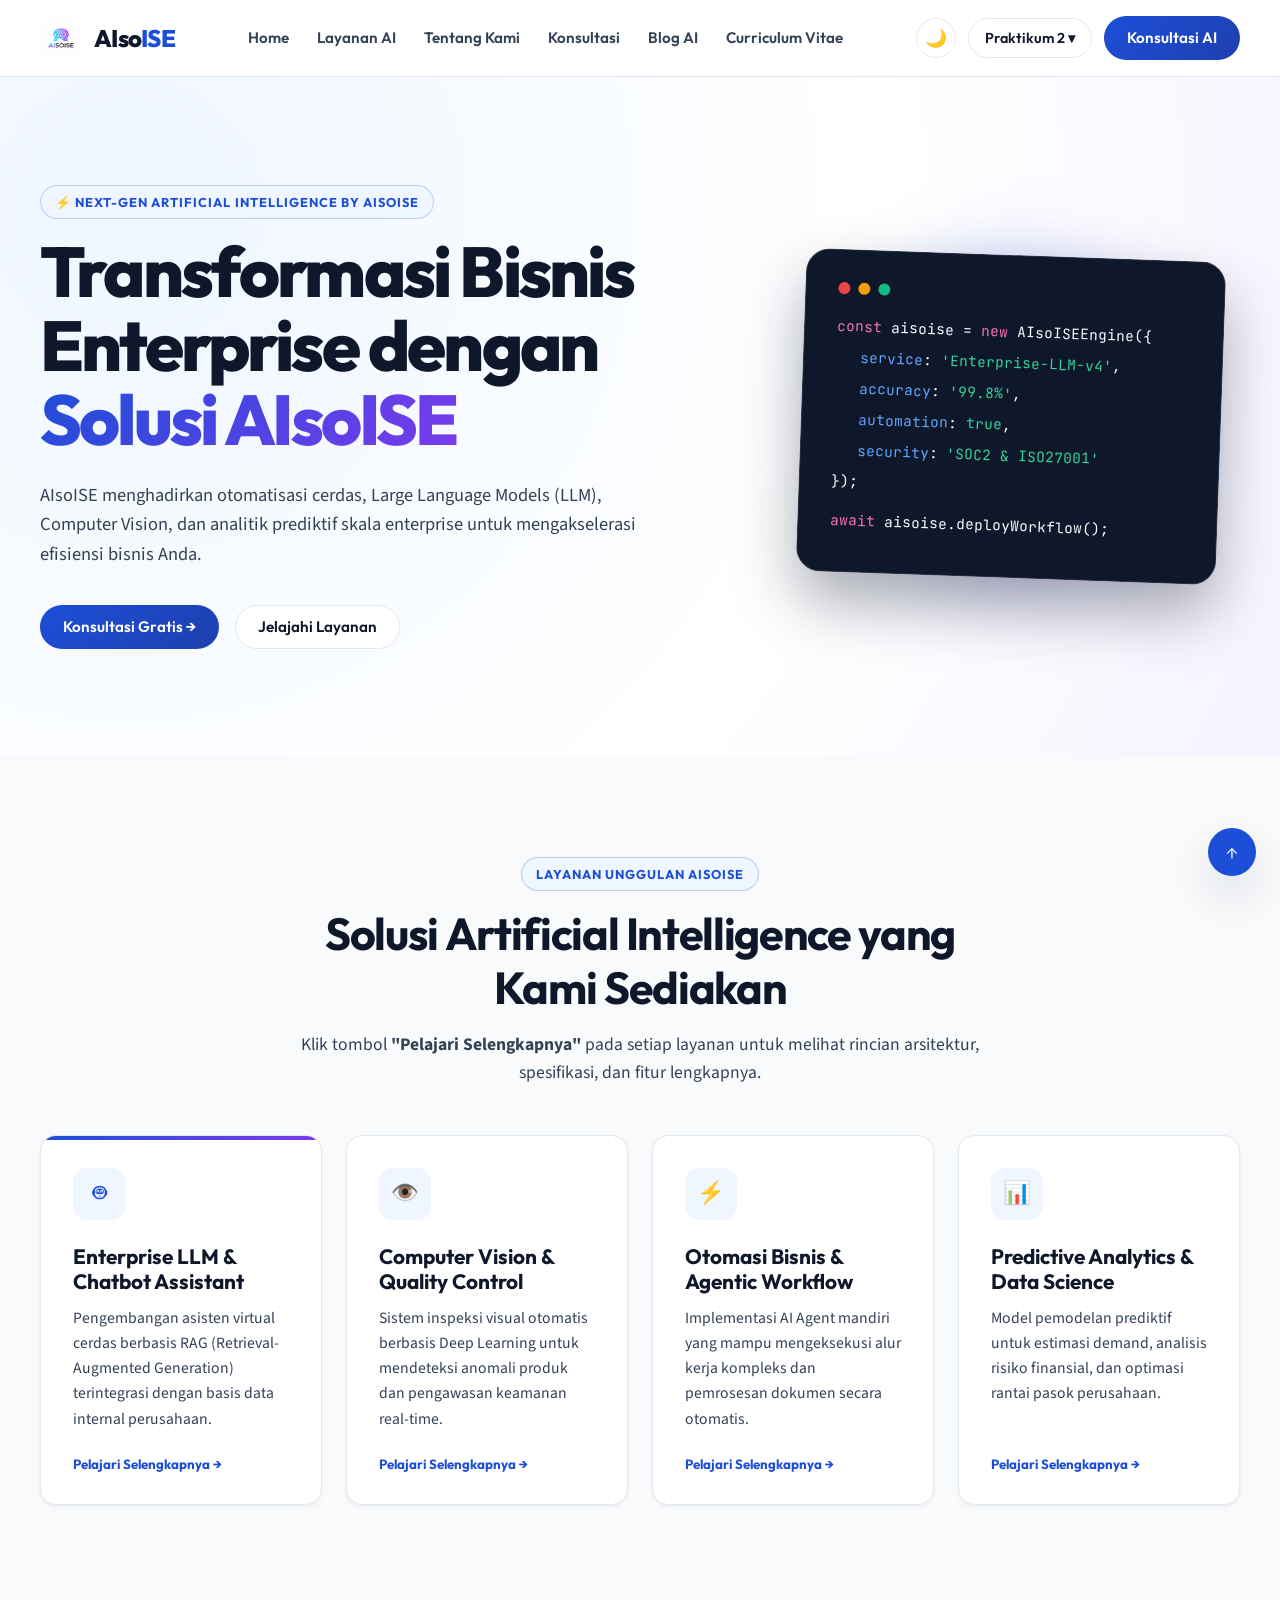
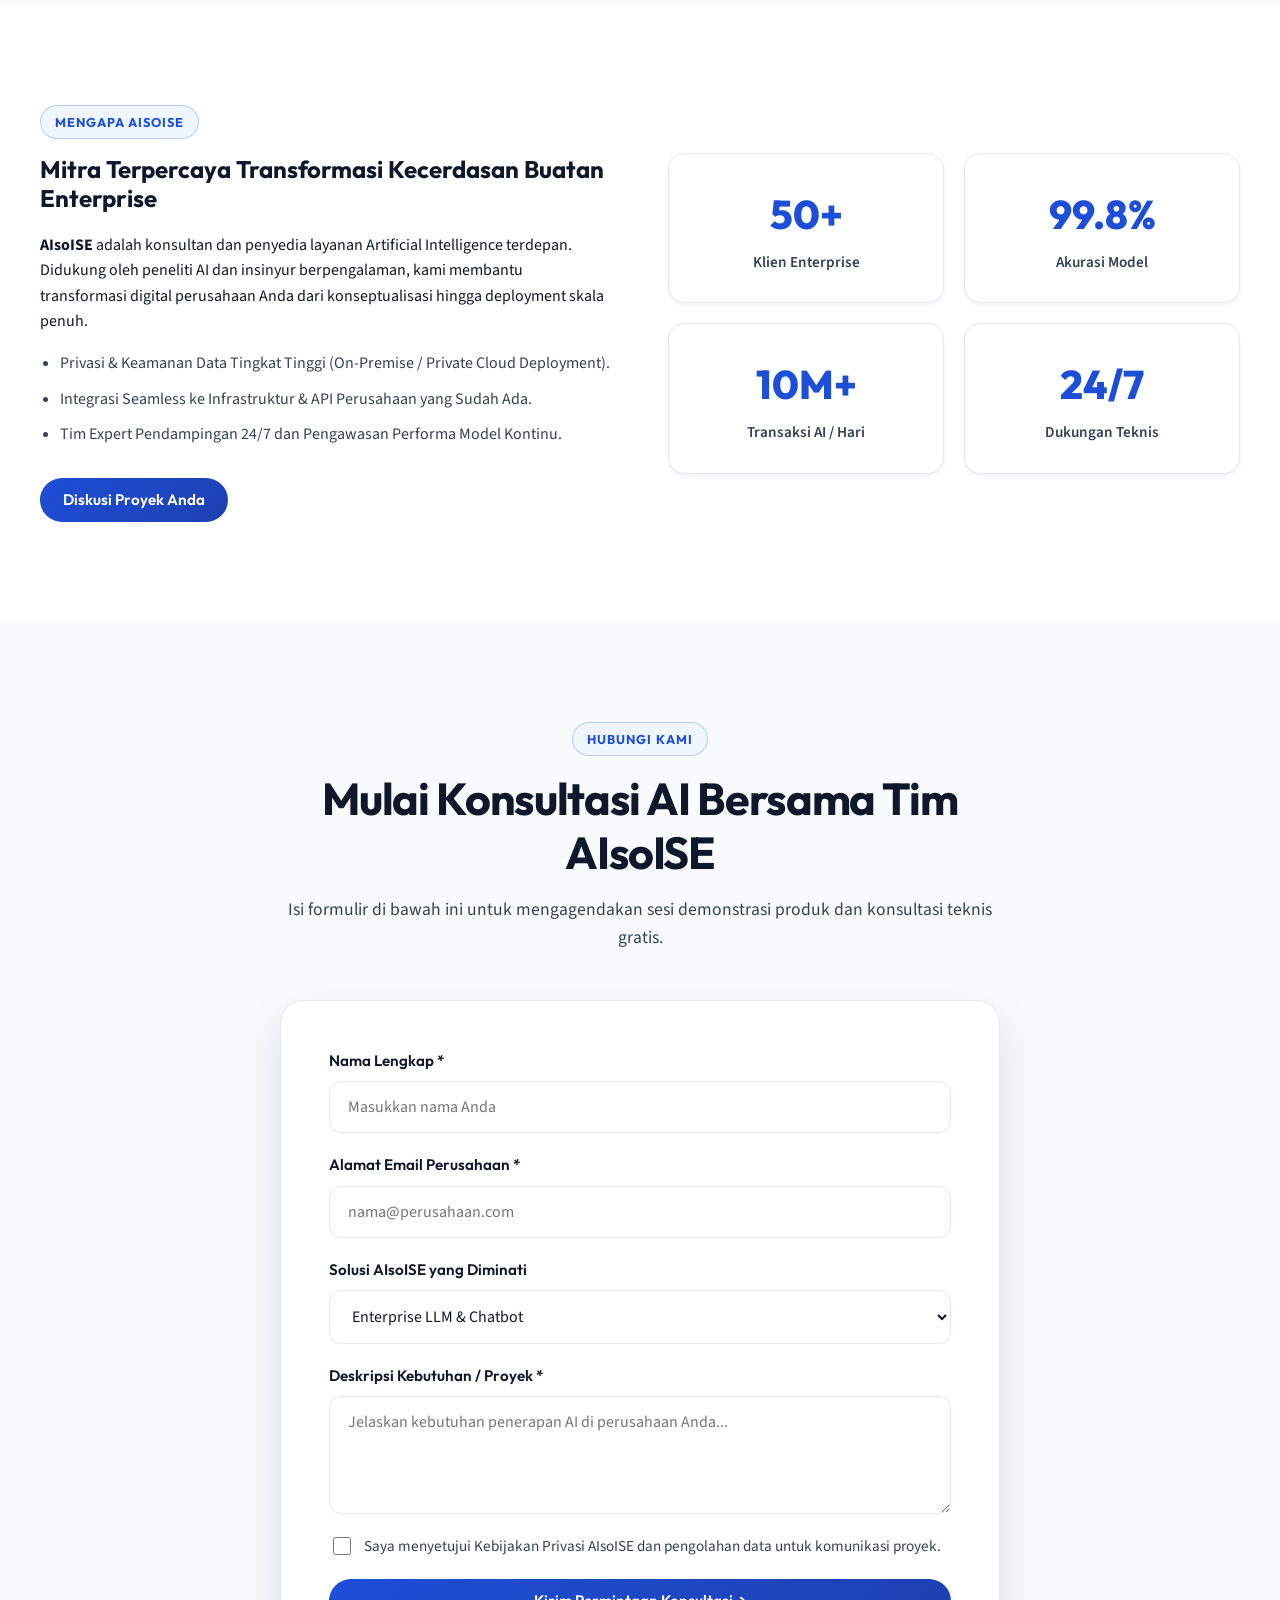
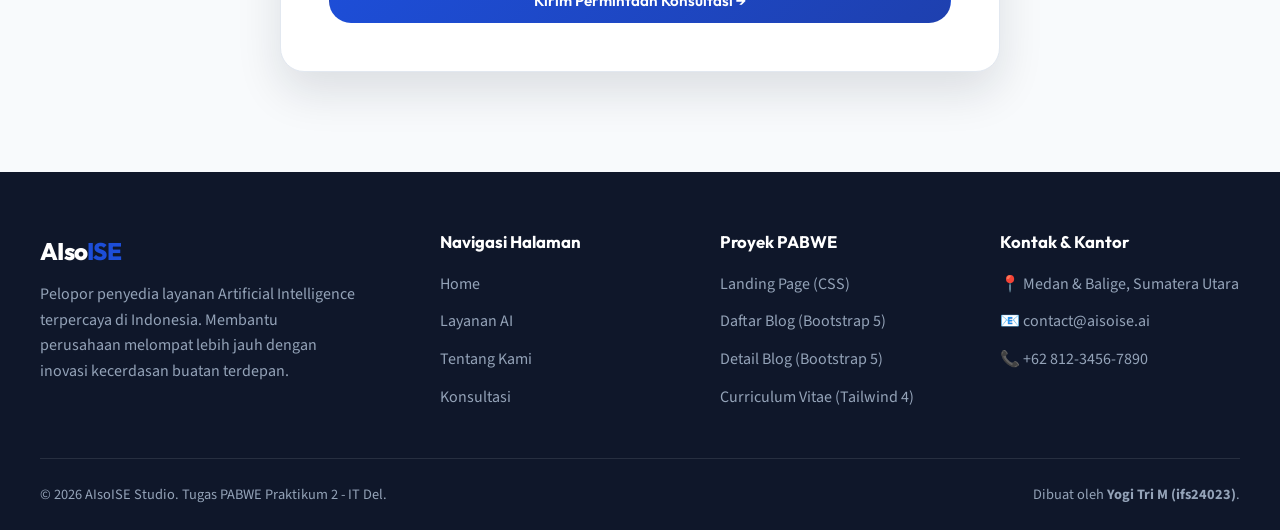
<file: index.html>
<!DOCTYPE html>
<html lang="id">
<head>
  <meta charset="UTF-8" />
  <meta name="viewport" content="width=device-width, initial-scale=1.0" />
  <title>AIsoISE - Solusi & Jasa Artificial Intelligence Enterprise</title>
  
  <!-- Favicon -->
  <link rel="icon" href="assets/img/logo.png" type="image/png" />

  <!-- Google Fonts: Outfit (Display), Source Sans 3 (Body), JetBrains Mono (Code) -->
  <link rel="preconnect" href="https://fonts.googleapis.com" />
  <link rel="preconnect" href="https://fonts.gstatic.com" crossorigin />
  <link href="https://fonts.googleapis.com/css2?family=JetBrains+Mono:wght@400;500&family=Outfit:wght@500;600;700;800&family=Source+Sans+3:ital,wght@0,400;0,500;0,600;0,700;1,400&display=swap" rel="stylesheet" />

  <!-- External Stylesheet (Pure CSS) -->
  <link rel="stylesheet" href="assets/css/style.css" />

  <script>
    // Initialize Theme Before Render to prevent flash
    (function() {
      const savedTheme = localStorage.getItem('theme') || (window.matchMedia('(prefers-color-scheme: dark)').matches ? 'dark' : 'light');
      document.documentElement.setAttribute('data-theme', savedTheme);
    })();
  </script>
</head>
<body>

  <!-- HEADER / NAVBAR -->
  <header class="site-header">
    <div class="container navbar">
      <!-- Brand Logo & Title -->
      <a href="#home" class="brand">
        <img src="assets/img/logo.png" alt="AIsoISE Logo" class="brand-logo" />
        <span class="brand-title">AIso<span>ISE</span></span>
      </a>

      <!-- Navigation Links -->
      <nav class="nav-menu">
        <a href="#home">Home</a>
        <a href="#layanan">Layanan AI</a>
        <a href="#tentang">Tentang Kami</a>
        <a href="#kontak">Konsultasi</a>
        <a href="blog.html">Blog AI</a>
        <a href="cv.html">Curriculum Vitae</a>
      </nav>

      <!-- Action Buttons & Theme Switcher -->
      <div class="nav-actions">
        <!-- Theme Toggle Button -->
        <button type="button" class="theme-toggle-btn" id="themeToggleBtn" onclick="toggleTheme()" title="Ubah Mode Layar" aria-label="Ubah mode tema layar">
          <span id="themeIcon">🌙</span>
        </button>

        <!-- Menu Switcher Latihan Praktikum -->
        <div class="nav-latihan">
          <button type="button" class="nav-latihan-toggle" id="latihanToggleBtn" onclick="toggleLatihanMenu(event)" aria-label="Menu navigasi praktikum 2" aria-haspopup="true" aria-expanded="false">
            Praktikum 2 ▾
          </button>
          <div class="nav-latihan-menu" id="latihanMenu">
            <a href="index.html" class="is-active">Studi Kasus 3.1 (CSS)</a>
            <a href="blog.html">Studi Kasus 3.2 (Bootstrap 5)</a>
            <a href="cv.html">Studi Kasus 3.3 (Tailwind 4)</a>
            <a href="bootstrap5.html">Latihan 2.2 Bootstrap</a>
            <a href="tailwind4.html">Latihan 2.3 Tailwind</a>
          </div>
        </div>

        <a href="#kontak" class="btn btn-primary">Konsultasi AI</a>
      </div>
    </div>
  </header>

  <main>
    <!-- HERO SECTION -->
    <section id="home" class="hero">
      <div class="container hero-content">
        <div class="hero-text">
          <div class="eyebrow">⚡ NEXT-GEN ARTIFICIAL INTELLIGENCE BY AISOISE</div>
          <h1>Transformasi Bisnis Enterprise dengan <span>Solusi AIsoISE</span></h1>
          <p class="hero-description">
            AIsoISE menghadirkan otomatisasi cerdas, Large Language Models (LLM), Computer Vision, dan analitik prediktif skala enterprise untuk mengakselerasi efisiensi bisnis Anda.
          </p>
          <div class="hero-buttons">
            <a href="#kontak" class="btn btn-primary">Konsultasi Gratis &rarr;</a>
            <a href="#layanan" class="btn btn-outline">Jelajahi Layanan</a>
          </div>
        </div>

        <!-- Animated Floating Hero Visual -->
        <div class="hero-visual">
          <div class="floating-card">
            <div class="card-header-dots">
              <span class="dot dot-red"></span>
              <span class="dot dot-yellow"></span>
              <span class="dot dot-green"></span>
            </div>
            <div class="code-line"><span class="keyword">const</span> aisoise = <span class="keyword">new</span> AIsoISEEngine({</div>
            <div class="code-line indent"><span class="prop">service</span>: <span class="val">'Enterprise-LLM-v4'</span>,</div>
            <div class="code-line indent"><span class="prop">accuracy</span>: <span class="val">'99.8%'</span>,</div>
            <div class="code-line indent"><span class="prop">automation</span>: <span class="val">true</span>,</div>
            <div class="code-line indent"><span class="prop">security</span>: <span class="val">'SOC2 & ISO27001'</span></div>
            <div class="code-line">});</div>
            <div class="code-line" style="margin-top: 16px;"><span class="keyword">await</span> aisoise.deployWorkflow();</div>
          </div>
        </div>
      </div>
    </section>

    <!-- LAYANAN AI SECTION -->
    <section id="layanan" class="section section-alt">
      <div class="container">
        <div class="section-heading text-center">
          <div class="eyebrow">LAYANAN UNGGULAN AISOISE</div>
          <h2>Solusi Artificial Intelligence yang Kami Sediakan</h2>
          <p>Klik tombol <strong>"Pelajari Selengkapnya"</strong> pada setiap layanan untuk melihat rincian arsitektur, spesifikasi, dan fitur lengkapnya.</p>
        </div>

        <div class="cards-grid">
          <!-- Card 1: LLM & Chatbot -->
          <article class="card featured">
            <div class="card-icon">🤖</div>
            <h3>Enterprise LLM & Chatbot Assistant</h3>
            <p>Pengembangan asisten virtual cerdas berbasis RAG (Retrieval-Augmented Generation) terintegrasi dengan basis data internal perusahaan.</p>
            <button type="button" class="card-link-btn" onclick="openModal('modal-llm')">
              Pelajari Selengkapnya &rarr;
            </button>
          </article>

          <!-- Card 2: Computer Vision -->
          <article class="card">
            <div class="card-icon">👁️</div>
            <h3>Computer Vision & Quality Control</h3>
            <p>Sistem inspeksi visual otomatis berbasis Deep Learning untuk mendeteksi anomali produk dan pengawasan keamanan real-time.</p>
            <button type="button" class="card-link-btn" onclick="openModal('modal-cv')">
              Pelajari Selengkapnya &rarr;
            </button>
          </article>

          <!-- Card 3: Agentic Automation -->
          <article class="card">
            <div class="card-icon">⚡</div>
            <h3>Otomasi Bisnis & Agentic Workflow</h3>
            <p>Implementasi AI Agent mandiri yang mampu mengeksekusi alur kerja kompleks dan pemrosesan dokumen secara otomatis.</p>
            <button type="button" class="card-link-btn" onclick="openModal('modal-automation')">
              Pelajari Selengkapnya &rarr;
            </button>
          </article>

          <!-- Card 4: Predictive Analytics -->
          <article class="card">
            <div class="card-icon">📊</div>
            <h3>Predictive Analytics & Data Science</h3>
            <p>Model pemodelan prediktif untuk estimasi demand, analisis risiko finansial, dan optimasi rantai pasok perusahaan.</p>
            <button type="button" class="card-link-btn" onclick="openModal('modal-analytics')">
              Pelajari Selengkapnya &rarr;
            </button>
          </article>
        </div>
      </div>
    </section>

    <!-- TENTANG KAMI & STATS SECTION -->
    <section id="tentang" class="section">
      <div class="container stats-container">
        <div class="about-text">
          <div class="eyebrow">MENGAPA AISOISE</div>
          <h2>Mitra Terpercaya Transformasi Kecerdasan Buatan Enterprise</h2>
          <p>
            <strong>AIsoISE</strong> adalah konsultan dan penyedia layanan Artificial Intelligence terdepan. Didukung oleh peneliti AI dan insinyur berpengalaman, kami membantu transformasi digital perusahaan Anda dari konseptualisasi hingga deployment skala penuh.
          </p>
          <ul style="padding-left: 20px; color: var(--text-light); margin-bottom: 30px;">
            <li style="margin-bottom: 10px;">Privasi & Keamanan Data Tingkat Tinggi (On-Premise / Private Cloud Deployment).</li>
            <li style="margin-bottom: 10px;">Integrasi Seamless ke Infrastruktur & API Perusahaan yang Sudah Ada.</li>
            <li>Tim Expert Pendampingan 24/7 dan Pengawasan Performa Model Kontinu.</li>
          </ul>
          <a href="#kontak" class="btn btn-primary">Diskusi Proyek Anda</a>
        </div>

        <div class="stats-grid">
          <div class="stat-card">
            <div class="stat-number">50+</div>
            <div class="stat-label">Klien Enterprise</div>
          </div>
          <div class="stat-card">
            <div class="stat-number">99.8%</div>
            <div class="stat-label">Akurasi Model</div>
          </div>
          <div class="stat-card">
            <div class="stat-number">10M+</div>
            <div class="stat-label">Transaksi AI / Hari</div>
          </div>
          <div class="stat-card">
            <div class="stat-number">24/7</div>
            <div class="stat-label">Dukungan Teknis</div>
          </div>
        </div>
      </div>
    </section>

    <!-- FORM KONTAK & KONSULTASI -->
    <section id="kontak" class="section section-alt">
      <div class="container">
        <div class="section-heading text-center">
          <div class="eyebrow">HUBUNGI KAMI</div>
          <h2>Mulai Konsultasi AI Bersama Tim AIsoISE</h2>
          <p>Isi formulir di bawah ini untuk mengagendakan sesi demonstrasi produk dan konsultasi teknis gratis.</p>
        </div>

        <div class="form-wrapper">
          <form class="practice-form" action="#" method="POST" onsubmit="event.preventDefault(); alert('Terima kasih! Tim AIsoISE akan segera menghubungi Anda.');">
            <div class="form-group">
              <label for="nama">Nama Lengkap *</label>
              <input type="text" id="nama" name="nama" placeholder="Masukkan nama Anda" required />
            </div>

            <div class="form-group">
              <label for="email">Alamat Email Perusahaan *</label>
              <input type="email" id="email" name="email" placeholder="nama@perusahaan.com" required />
            </div>

            <div class="form-group">
              <label for="layanan-pilihan">Solusi AIsoISE yang Diminati</label>
              <select id="layanan-pilihan" name="layanan-pilihan">
                <option value="llm">Enterprise LLM & Chatbot</option>
                <option value="cv">Computer Vision & Inspeksi</option>
                <option value="automation">Agentic Workflow & Automasi</option>
                <option value="analytics">Predictive Analytics</option>
                <option value="other">Konsultasi Kustom AIsoISE</option>
              </select>
            </div>

            <div class="form-group">
              <label for="pesan">Deskripsi Kebutuhan / Proyek *</label>
              <textarea id="pesan" name="pesan" rows="4" placeholder="Jelaskan kebutuhan penerapan AI di perusahaan Anda..." required></textarea>
            </div>

            <label class="form-checkbox">
              <input type="checkbox" required /> Saya menyetujui Kebijakan Privasi AIsoISE dan pengolahan data untuk komunikasi proyek.
            </label>

            <button type="submit" class="btn btn-primary" style="width: 100%;">Kirim Permintaan Konsultasi &rarr;</button>
          </form>
        </div>
      </div>
    </section>
  
    <!-- SERVICE DETAIL MODALS (CONTAINED IN MAIN LANDMARK) -->
    <section aria-label="Modal Rincian Layanan AI">
      <!-- Modal 1: Enterprise LLM -->
      <div class="modal-backdrop" id="modal-llm" role="dialog" aria-modal="true" aria-labelledby="modal-llm-title">
        <div class="modal-content-box">
          <button type="button" class="modal-close-btn" onclick="closeModal('modal-llm')" aria-label="Tutup jendela detail layanan">&times;</button>
          <div class="modal-header-icon">🤖</div>
          <h2 id="modal-llm-title">Enterprise LLM & Chatbot Assistant</h2>
          <p>Layanan AIsoISE ini menghadirkan asisten kecerdasan buatan terdedikasi untuk perusahaan Anda dengan arsitektur RAG (Retrieval-Augmented Generation).</p>
          
          <h3 style="margin-top: 20px; font-size: 1.15rem;">Fitur & Keunggulan Utama:</h3>
          <ul class="modal-feature-list">
            <li><strong>RAG Arsitektur:</strong> Menghubungkan basis data PDF, Notion, Confluence, & SQL internal tanpa kebocoran data.</li>
            <li><strong>Fine-Tuning Kustom:</strong> Model disesuaikan dengan istilah bisnis dan terminologi spesifik perusahaan.</li>
            <li><strong>Multilingual Support:</strong> Mendukung Bahasa Indonesia, Inggris, dan 30+ bahasa internasional.</li>
            <li><strong>Keamanan Terjamin:</strong> Deployment On-Premise atau Private VPC Cloud dengan enkripsi AES-256.</li>
          </ul>

          <div style="display: flex; gap: 12px; margin-top: 24px;">
            <a href="#kontak" class="btn btn-primary" onclick="closeModal('modal-llm')">Konsultasi Layanan Ini</a>
            <button type="button" class="btn btn-outline" onclick="closeModal('modal-llm')">Tutup</button>
          </div>
        </div>
      </div>

      <!-- Modal 2: Computer Vision -->
      <div class="modal-backdrop" id="modal-cv" role="dialog" aria-modal="true" aria-labelledby="modal-cv-title">
        <div class="modal-content-box">
          <button type="button" class="modal-close-btn" onclick="closeModal('modal-cv')" aria-label="Tutup jendela detail layanan">&times;</button>
          <div class="modal-header-icon">👁️</div>
          <h2 id="modal-cv-title">Computer Vision & Quality Control</h2>
          <p>Sistem pengenalan gambar dan video berbasis Deep Learning untuk otomasi inspeksi visual produk dan pengawasan area kerja.</p>

          <h3 style="margin-top: 20px; font-size: 1.15rem;">Fitur & Keunggulan Utama:</h3>
          <ul class="modal-feature-list">
            <li><strong>Deteksi Defek Real-Time:</strong> Kecepatan pemrosesan hingga 60 FPS untuk lini manufaktur cepat.</li>
            <li><strong>Pengenalan Alat Pelindung Diri (APD):</strong> Memantau penggunaan helm, rompi, dan masker di area berisiko.</li>
            <li><strong>Integrasi CCTV Kamera:</strong> Kompatibel dengan semua jenis kamera IP dan CCTV existing.</li>
            <li><strong>Laporan Analitik Visual:</strong> Dashboard grafik deteksi anomali harian dan bulanan.</li>
          </ul>

          <div style="display: flex; gap: 12px; margin-top: 24px;">
            <a href="#kontak" class="btn btn-primary" onclick="closeModal('modal-cv')">Konsultasi Layanan Ini</a>
            <button type="button" class="btn btn-outline" onclick="closeModal('modal-cv')">Tutup</button>
          </div>
        </div>
      </div>

      <!-- Modal 3: Agentic Automation -->
      <div class="modal-backdrop" id="modal-automation" role="dialog" aria-modal="true" aria-labelledby="modal-automation-title">
        <div class="modal-content-box">
          <button type="button" class="modal-close-btn" onclick="closeModal('modal-automation')" aria-label="Tutup jendela detail layanan">&times;</button>
          <div class="modal-header-icon">⚡</div>
          <h2 id="modal-automation-title">Otomasi Bisnis & Agentic Workflow</h2>
          <p>Mengubah proses bisnis manual yang repetitif menjadi alur kerja mandiri menggunakan Autonomous AI Agents.</p>

          <h3 style="margin-top: 20px; font-size: 1.15rem;">Fitur & Keunggulan Utama:</h3>
          <ul class="modal-feature-list">
            <li><strong>Eksekusi Mandiri:</strong> AI Agent dapat membaca email, mengambil lampiran, dan mengisi ERP secara otomatis.</li>
            <li><strong>Human-in-the-Loop:</strong> Fitur persetujuan manusia untuk keputusan berisiko atau transaksi besar.</li>
            <li><strong>Pemrosesan Dokumen Terstruktur:</strong> Ekstraksi data otomatis dari invoice, nota, dan kontrak kerja.</li>
            <li><strong>Penghematan Waktu:</strong> Mengurangi beban kerja administrasi berulang hingga 85%.</li>
          </ul>

          <div style="display: flex; gap: 12px; margin-top: 24px;">
            <a href="#kontak" class="btn btn-primary" onclick="closeModal('modal-automation')">Konsultasi Layanan Ini</a>
            <button type="button" class="btn btn-outline" onclick="closeModal('modal-automation')">Tutup</button>
          </div>
        </div>
      </div>

      <!-- Modal 4: Predictive Analytics -->
      <div class="modal-backdrop" id="modal-analytics" role="dialog" aria-modal="true" aria-labelledby="modal-analytics-title">
        <div class="modal-content-box">
          <button type="button" class="modal-close-btn" onclick="closeModal('modal-analytics')" aria-label="Tutup jendela detail layanan">&times;</button>
          <div class="modal-header-icon">📊</div>
          <h2 id="modal-analytics-title">Predictive Analytics & Data Science</h2>
          <p>Memodelkan data historis perusahaan menjadi estimasi tren masa depan yang akurat untuk mendukung keputusan manajerial.</p>

          <h3 style="margin-top: 20px; font-size: 1.15rem;">Fitur & Keunggulan Utama:</h3>
          <ul class="modal-feature-list">
            <li><strong>Forecasting Demand & Penjualan:</strong> Prediksi kebutuhan inventaris barang secara presisi.</li>
            <li><strong>Analisis Risiko Finansial:</strong> Pemodelan deteksi kecurangan (fraud detection) dan skor kredit.</li>
            <li><strong>Customer Churn Prediction:</strong> Identifikasi pengguna berisiko berhenti menggunakan layanan.</li>
            <li><strong>Visualisasi Dashboard Interaktif:</strong> Terhubung langsung dengan PowerBI, Tableau, atau kustom web UI.</li>
          </ul>

          <div style="display: flex; gap: 12px; margin-top: 24px;">
            <a href="#kontak" class="btn btn-primary" onclick="closeModal('modal-analytics')">Konsultasi Layanan Ini</a>
            <button type="button" class="btn btn-outline" onclick="closeModal('modal-analytics')">Tutup</button>
          </div>
        </div>
      </div>
    </section>
  </main>

  <!-- FOOTER -->
  <footer class="site-footer">
    <div class="container">
      <div class="footer-top">
        <div class="footer-brand">
          <div class="brand-title">AIso<span>ISE</span></div>
          <p>Pelopor penyedia layanan Artificial Intelligence terpercaya di Indonesia. Membantu perusahaan melompat lebih jauh dengan inovasi kecerdasan buatan terdepan.</p>
        </div>

        <div class="footer-col">
          <h3>Navigasi Halaman</h3>
          <ul class="footer-links">
            <li><a href="#home">Home</a></li>
            <li><a href="#layanan">Layanan AI</a></li>
            <li><a href="#tentang">Tentang Kami</a></li>
            <li><a href="#kontak">Konsultasi</a></li>
          </ul>
        </div>

        <div class="footer-col">
          <h3>Proyek PABWE</h3>
          <ul class="footer-links">
            <li><a href="index.html">Landing Page (CSS)</a></li>
            <li><a href="blog.html">Daftar Blog (Bootstrap 5)</a></li>
            <li><a href="blog-detail.html">Detail Blog (Bootstrap 5)</a></li>
            <li><a href="cv.html">Curriculum Vitae (Tailwind 4)</a></li>
          </ul>
        </div>

        <div class="footer-col">
          <h3>Kontak & Kantor</h3>
          <ul class="footer-links">
            <li>📍 Medan & Balige, Sumatera Utara</li>
            <li>📧 contact@aisoise.ai</li>
            <li>📞 +62 812-3456-7890</li>
          </ul>
        </div>
      </div>

      <div class="footer-bottom">
        <div>&copy; 2026 AIsoISE Studio. Tugas PABWE Praktikum 2 - IT Del.</div>
        <div>Dibuat oleh <strong>Yogi Tri M (ifs24023)</strong>.</div>
      </div>
    </div>

    <!-- Sticky Back To Top Button Contained in Landmark -->
    <a href="#home" class="back-to-top" title="Kembali ke atas" aria-label="Kembali ke atas">&uarr;</a>
  </footer>

  <!-- SCRIPTS FOR THEME TOGGLE, MODALS & DROPDOWN -->
  <script>
    // 1. Theme Toggle Logic
    function updateThemeUI(theme) {
      document.documentElement.setAttribute('data-theme', theme);
      const icon = document.getElementById('themeIcon');
      if (icon) {
        icon.textContent = theme === 'dark' ? '☀️' : '🌙';
      }
      if (theme === 'dark') {
        document.body.classList.add('dark-mode');
      } else {
        document.body.classList.remove('dark-mode');
      }
    }

    function toggleTheme() {
      const currentTheme = document.documentElement.getAttribute('data-theme') === 'dark' ? 'light' : 'dark';
      localStorage.setItem('theme', currentTheme);
      updateThemeUI(currentTheme);
    }

    // Initialize Theme Icon on load
    document.addEventListener('DOMContentLoaded', () => {
      const currentTheme = document.documentElement.getAttribute('data-theme') || 'light';
      updateThemeUI(currentTheme);
    });

    // 2. Service Modal Dialogs
    function openModal(modalId) {
      const modal = document.getElementById(modalId);
      if (modal) {
        modal.classList.add('show');
        document.body.style.overflow = 'hidden';
      }
    }

    function closeModal(modalId) {
      const modal = document.getElementById(modalId);
      if (modal) {
        modal.classList.remove('show');
        document.body.style.overflow = 'auto';
      }
    }

    // Close modal on clicking backdrop
    window.addEventListener('click', (e) => {
      if (e.target.classList.contains('modal-backdrop')) {
        e.target.classList.remove('show');
        document.body.style.overflow = 'auto';
      }
    });

    // 3. Dropdown Menu Toggle for Mobile/Click
    function toggleLatihanMenu(e) {
      e.stopPropagation();
      const menu = document.getElementById('latihanMenu');
      if (menu) {
        menu.classList.toggle('show');
      }
    }

    document.addEventListener('click', () => {
      const menu = document.getElementById('latihanMenu');
      if (menu) {
        menu.classList.remove('show');
      }
    });
  </script>

</body>
</html>
</file>
<file: assets/css/style.css>
/* =========================================================
   AISOISE - STYLESHEET (Pure CSS Practice & Design System)
   ========================================================= */

/* 1. CSS VARIABLES & THEME TOKENS (LIGHT MODE - WCAG AA COMPLIANT) */
:root {
  --primary: #1d4ed8;
  --primary-dark: #1e40af;
  --primary-light: #2563eb;
  --primary-soft: #eff6ff;
  --accent: #7c3aed;
  --accent-soft: #f5f3ff;
  
  --text: #0f172a;
  --text-light: #334155;
  --text-muted: #475569;

  --background: #ffffff;
  --background-alt: #f8fafc;
  --background-card: #ffffff;
  --background-dark: #0f172a;

  --border: #e2e8f0;
  --border-focus: #2563eb;

  --success: #047857;
  --warning: #b45309;

  --radius-small: 8px;
  --radius: 16px;
  --radius-large: 24px;
  --radius-full: 9999px;

  --shadow-sm: 0 2px 4px rgba(15, 23, 42, 0.05);
  --shadow: 0 10px 30px rgba(15, 23, 42, 0.08);
  --shadow-lg: 0 20px 45px rgba(15, 23, 42, 0.12);

  --container-width: 1200px;

  --font-display: "Outfit", sans-serif;
  --font-body: "Source Sans 3", sans-serif;
  --font-mono: "JetBrains Mono", monospace;
}

/* DARK MODE OVERRIDES (HIGH CONTRAST WCAG AA) */
[data-theme="dark"],
body.dark-mode {
  --primary: #60a5fa;
  --primary-dark: #3b82f6;
  --primary-light: #93c5fd;
  --primary-soft: #1e293b;
  --accent: #c4b5fd;
  --accent-soft: #2e1065;

  --text: #f8fafc;
  --text-light: #e2e8f0;
  --text-muted: #cbd5e1;

  --background: #0f172a;
  --background-alt: #1e293b;
  --background-card: #1e293b;
  --background-dark: #020617;

  --border: #334155;
  --border-focus: #60a5fa;

  --shadow-sm: 0 2px 4px rgba(0, 0, 0, 0.3);
  --shadow: 0 10px 30px rgba(0, 0, 0, 0.4);
  --shadow-lg: 0 20px 45px rgba(0, 0, 0, 0.6);
}

/* 2. RESET & BASE STYLES */
*,
*::before,
*::after {
  box-sizing: border-box;
}

html {
  scroll-behavior: smooth;
  font-size: 16px;
}

body {
  margin: 0;
  font-family: var(--font-body);
  color: var(--text);
  background: var(--background);
  line-height: 1.6;
  -webkit-font-smoothing: antialiased;
  transition: background-color 0.3s ease, color 0.3s ease;
}

h1, h2, h3, h4, h5, h6 {
  font-family: var(--font-display);
  font-weight: 700;
  margin-top: 0;
  color: var(--text);
  line-height: 1.2;
}

p {
  margin-top: 0;
}

a {
  color: inherit;
  text-decoration: none;
}

img {
  max-width: 100%;
  height: auto;
  display: block;
}

/* 3. LAYOUT CONTAINER */
.container {
  width: min(100% - 40px, var(--container-width));
  margin-inline: auto;
}

/* 4. HEADER & NAVIGATION */
.site-header {
  position: sticky;
  top: 0;
  z-index: 1000;
  background: rgba(255, 255, 255, 0.85);
  backdrop-filter: blur(12px);
  -webkit-backdrop-filter: blur(12px);
  border-bottom: 1px solid var(--border);
  transition: all 0.3s ease;
}

[data-theme="dark"] .site-header,
body.dark-mode .site-header {
  background: rgba(15, 23, 42, 0.85);
}

.navbar {
  min-height: 76px;
  display: flex;
  align-items: center;
  justify-content: space-between;
  gap: 24px;
}

.brand {
  display: flex;
  align-items: center;
  gap: 12px;
}

.brand-logo {
  height: 42px;
  width: auto;
  object-fit: contain;
  border-radius: 8px;
}

.brand-title {
  font-family: var(--font-display);
  font-size: 1.5rem;
  font-weight: 800;
  letter-spacing: -0.03em;
  color: var(--text);
}

.brand-title span {
  color: var(--primary);
}

.nav-menu {
  display: flex;
  align-items: center;
  gap: 28px;
}

.nav-menu a {
  font-family: var(--font-display);
  font-size: 0.95rem;
  font-weight: 600;
  color: var(--text-light);
  transition: color 0.2s ease, transform 0.2s ease;
}

.nav-menu a:hover {
  color: var(--primary);
  transform: translateY(-1px);
}

/* Latihan Dropdown Switcher */
.nav-latihan {
  position: relative;
}

.nav-latihan-toggle {
  display: inline-flex;
  align-items: center;
  gap: 6px;
  min-height: 40px;
  padding-inline: 16px;
  border: 1px solid var(--border);
  border-radius: var(--radius-full);
  background: var(--background-card);
  color: var(--text);
  font-family: var(--font-display);
  font-size: 0.9rem;
  font-weight: 600;
  cursor: pointer;
  transition: all 0.2s ease;
}

.nav-latihan:hover .nav-latihan-toggle,
.nav-latihan:focus-within .nav-latihan-toggle {
  border-color: var(--primary);
  color: var(--primary);
  background: var(--primary-soft);
}

.nav-latihan-menu {
  position: absolute;
  top: calc(100% + 8px);
  right: 0;
  z-index: 1100;
  display: none;
  min-width: 220px;
  padding: 8px;
  border: 1px solid var(--border);
  border-radius: var(--radius);
  background: var(--background-card);
  box-shadow: var(--shadow-lg);
}

.nav-latihan:hover .nav-latihan-menu,
.nav-latihan:focus-within .nav-latihan-menu,
.nav-latihan-menu.show {
  display: grid;
  gap: 4px;
}

.nav-latihan-menu a {
  display: flex;
  align-items: center;
  justify-content: space-between;
  padding: 10px 14px;
  border-radius: var(--radius-small);
  color: var(--text-light);
  font-family: var(--font-display);
  font-size: 0.9rem;
  font-weight: 600;
  transition: all 0.2s ease;
}

.nav-latihan-menu a:hover,
.nav-latihan-menu a.is-active {
  color: var(--primary);
  background: var(--primary-soft);
}

.nav-actions {
  display: flex;
  align-items: center;
  gap: 12px;
}

/* Theme Toggle Button */
.theme-toggle-btn {
  width: 40px;
  height: 40px;
  border-radius: 50%;
  border: 1px solid var(--border);
  background: var(--background-card);
  color: var(--text);
  display: grid;
  place-items: center;
  cursor: pointer;
  font-size: 1.1rem;
  transition: all 0.2s ease;
}

.theme-toggle-btn:hover {
  border-color: var(--primary);
  color: var(--primary);
  background: var(--primary-soft);
}

/* 5. BUTTONS */
.btn {
  display: inline-flex;
  align-items: center;
  justify-content: center;
  gap: 8px;
  min-height: 44px;
  padding-inline: 22px;
  border-radius: var(--radius-full);
  border: 1px solid transparent;
  font-family: var(--font-display);
  font-size: 0.95rem;
  font-weight: 600;
  cursor: pointer;
  transition: all 0.25s ease;
  white-space: nowrap;
}

.btn:hover {
  transform: translateY(-2px);
  box-shadow: 0 10px 25px rgba(37, 99, 235, 0.25);
}

.btn-primary {
  color: #ffffff;
  background: linear-gradient(135deg, var(--primary), var(--primary-dark));
}

.btn-primary:hover {
  background: linear-gradient(135deg, var(--primary-dark), #172554);
}

[data-theme="dark"] .btn-primary,
body.dark-mode .btn-primary {
  background: linear-gradient(135deg, #2563eb, #1d4ed8);
  color: #ffffff;
}

.btn-outline {
  border-color: var(--border);
  background: var(--background-card);
  color: var(--text);
}

.btn-outline:hover {
  border-color: var(--primary);
  color: var(--primary);
  background: var(--primary-soft);
}

[data-theme="dark"] .btn-outline,
body.dark-mode .btn-outline {
  border-color: #475569;
  color: #f8fafc;
  background: #1e293b;
}

[data-theme="dark"] .btn-outline:hover,
body.dark-mode .btn-outline:hover {
  border-color: #93c5fd;
  color: #93c5fd;
  background: rgba(30, 41, 59, 0.9);
}

/* 6. HERO SECTION */
.hero {
  min-height: 680px;
  display: flex;
  align-items: center;
  background: radial-gradient(circle at 10% 20%, var(--primary-soft) 0%, var(--background) 60%, var(--accent-soft) 100%);
  position: relative;
  overflow: hidden;
}

.hero-content {
  display: grid;
  grid-template-columns: minmax(0, 1.2fr) minmax(320px, 0.8fr);
  align-items: center;
  gap: 56px;
  padding-block: 80px;
}

.eyebrow {
  display: inline-flex;
  align-items: center;
  gap: 8px;
  margin-bottom: 16px;
  padding: 6px 14px;
  border-radius: var(--radius-full);
  background: var(--primary-soft);
  color: var(--primary);
  font-family: var(--font-display);
  font-size: 0.8rem;
  font-weight: 700;
  letter-spacing: 0.08em;
  text-transform: uppercase;
  border: 1px solid rgba(29, 78, 216, 0.25);
}

[data-theme="dark"] .eyebrow,
body.dark-mode .eyebrow {
  background: #1e293b;
  color: #93c5fd;
  border-color: rgba(147, 197, 253, 0.35);
}

.hero h1 {
  font-size: clamp(2.5rem, 5.5vw, 4.5rem);
  font-weight: 800;
  line-height: 1.05;
  letter-spacing: -0.04em;
  margin-bottom: 24px;
}

.hero h1 span {
  background: linear-gradient(135deg, var(--primary), var(--accent));
  -webkit-background-clip: text;
  -webkit-text-fill-color: transparent;
}

.hero-description {
  font-size: 1.15rem;
  color: var(--text-light);
  max-width: 600px;
  margin-bottom: 36px;
}

.hero-buttons {
  display: flex;
  flex-wrap: wrap;
  gap: 16px;
}

.hero-visual {
  position: relative;
  min-height: 400px;
  display: grid;
  place-items: center;
}

.hero-visual::before {
  content: "";
  position: absolute;
  width: 320px;
  height: 320px;
  border-radius: 50%;
  background: linear-gradient(135deg, rgba(37, 99, 235, 0.25), rgba(139, 92, 246, 0.25));
  filter: blur(40px);
}

.floating-card {
  position: relative;
  z-index: 1;
  width: min(100%, 420px);
  padding: 32px;
  border-radius: var(--radius-large);
  background: #0f172a;
  color: #f8fafc;
  border: 1px solid rgba(255, 255, 255, 0.15);
  box-shadow: 0 30px 60px rgba(15, 23, 42, 0.35);
  transform: rotate(2deg);
  animation: floating 5s ease-in-out infinite;
}

.card-header-dots {
  display: flex;
  gap: 8px;
  margin-bottom: 20px;
}

.dot {
  width: 12px;
  height: 12px;
  border-radius: 50%;
}

.dot-red { background: #ef4444; }
.dot-yellow { background: #f59e0b; }
.dot-green { background: #10b981; }

.code-line {
  font-family: var(--font-mono);
  font-size: 0.9rem;
  margin-block: 8px;
}

.code-line span.keyword { color: #f472b6; }
.code-line span.prop { color: #60a5fa; }
.code-line span.val { color: #34d399; }

.indent {
  padding-left: 24px;
}

@keyframes floating {
  0%, 100% {
    transform: translateY(0) rotate(2deg);
  }
  50% {
    transform: translateY(-16px) rotate(-1deg);
  }
}

/* 7. SECTIONS & TYPOGRAPHY */
.section {
  padding-block: clamp(60px, 8vw, 100px);
}

.section-alt {
  background: var(--background-alt);
}

.section-heading {
  max-width: 720px;
  margin-bottom: 48px;
}

.section-heading.text-center {
  margin-inline: auto;
  text-align: center;
}

.section-heading h2 {
  font-size: clamp(2rem, 3.5vw, 2.8rem);
  letter-spacing: -0.03em;
  margin-bottom: 16px;
}

.section-heading p {
  color: var(--text-light);
  font-size: 1.1rem;
}

/* 8. SERVICES GRID */
.cards-grid {
  display: grid;
  grid-template-columns: repeat(auto-fit, minmax(260px, 1fr));
  gap: 24px;
}

.card {
  position: relative;
  padding: 32px;
  border: 1px solid var(--border);
  border-radius: var(--radius);
  background: var(--background-card);
  box-shadow: var(--shadow-sm);
  overflow: hidden;
  transition: all 0.3s ease;
  display: flex;
  flex-direction: column;
}

.card:hover {
  transform: translateY(-8px);
  box-shadow: var(--shadow-lg);
  border-color: rgba(37, 99, 235, 0.4);
}

.card::before {
  content: "";
  position: absolute;
  top: 0;
  left: 0;
  width: 100%;
  height: 4px;
  background: linear-gradient(90deg, var(--primary), var(--accent));
  opacity: 0;
  transition: opacity 0.3s ease;
}

.card:hover::before,
.card.featured::before {
  opacity: 1;
}

.card-icon {
  width: 52px;
  height: 52px;
  border-radius: 14px;
  background: var(--primary-soft);
  color: var(--primary);
  display: grid;
  place-items: center;
  font-size: 1.4rem;
  font-weight: 700;
  margin-bottom: 24px;
}

.card h3 {
  font-size: 1.3rem;
  margin-bottom: 12px;
}

.card p {
  color: var(--text-light);
  font-size: 0.98rem;
  margin-bottom: 24px;
  flex-grow: 1;
}

.card-link-btn {
  font-family: var(--font-display);
  font-weight: 700;
  color: var(--primary);
  background: transparent;
  border: none;
  padding: 0;
  cursor: pointer;
  display: inline-flex;
  align-items: center;
  gap: 6px;
  transition: gap 0.2s ease;
}

.card-link-btn:hover {
  gap: 10px;
  color: var(--primary-dark);
}

[data-theme="dark"] .card-link-btn,
body.dark-mode .card-link-btn {
  color: #93c5fd;
}

[data-theme="dark"] .card-link-btn:hover,
body.dark-mode .card-link-btn:hover {
  color: #bfdbfe;
}

/* 9. SERVICE DETAIL MODALS */
.modal-backdrop {
  position: fixed;
  inset: 0;
  z-index: 2000;
  background: rgba(15, 23, 42, 0.75);
  backdrop-filter: blur(6px);
  display: none;
  place-items: center;
  padding: 20px;
  opacity: 0;
  transition: opacity 0.3s ease;
}

.modal-backdrop.show {
  display: grid;
  opacity: 1;
}

.modal-content-box {
  background: var(--background-card);
  color: var(--text);
  border: 1px solid var(--border);
  border-radius: var(--radius-large);
  width: min(100%, 640px);
  padding: 36px;
  box-shadow: var(--shadow-lg);
  position: relative;
  transform: translateY(20px);
  transition: transform 0.3s ease;
}

.modal-backdrop.show .modal-content-box {
  transform: translateY(0);
}

.modal-close-btn {
  position: absolute;
  top: 20px;
  right: 20px;
  width: 36px;
  height: 36px;
  border-radius: 50%;
  border: 1px solid var(--border);
  background: var(--background);
  color: var(--text);
  font-size: 1.2rem;
  cursor: pointer;
  display: grid;
  place-items: center;
  transition: all 0.2s ease;
}

.modal-close-btn:hover {
  background: var(--primary-soft);
  color: var(--primary);
}

.modal-header-icon {
  font-size: 2.5rem;
  margin-bottom: 16px;
}

.modal-feature-list {
  padding-left: 20px;
  margin-block: 20px;
  color: var(--text-light);
}

.modal-feature-list li {
  margin-bottom: 10px;
}

/* 10. STATS & ABOUT SECTION */
.stats-container {
  display: grid;
  grid-template-columns: minmax(0, 1fr) minmax(0, 1fr);
  gap: 56px;
  align-items: center;
}

.stats-grid {
  display: grid;
  grid-template-columns: repeat(2, 1fr);
  gap: 20px;
}

.stat-card {
  padding: 28px;
  border-radius: var(--radius);
  background: var(--background-card);
  border: 1px solid var(--border);
  box-shadow: var(--shadow-sm);
  text-align: center;
}

.stat-number {
  font-family: var(--font-display);
  font-size: 2.5rem;
  font-weight: 800;
  color: var(--primary);
  margin-bottom: 4px;
}

.stat-label {
  color: var(--text-light);
  font-size: 0.95rem;
  font-weight: 600;
}

/* 11. FORM & CONTACT SECTION */
.form-wrapper {
  max-width: 720px;
  margin-inline: auto;
  padding: clamp(28px, 5vw, 48px);
  border-radius: var(--radius-large);
  background: var(--background-card);
  border: 1px solid var(--border);
  box-shadow: var(--shadow-lg);
}

.practice-form {
  display: grid;
  gap: 20px;
}

.form-group {
  display: flex;
  flex-direction: column;
  gap: 8px;
}

.form-group label {
  font-family: var(--font-display);
  font-weight: 600;
  font-size: 0.95rem;
  color: var(--text);
}

input[type="text"],
input[type="email"],
select,
textarea {
  width: 100%;
  padding: 14px 18px;
  border: 1px solid var(--border);
  border-radius: 12px;
  font-family: var(--font-body);
  font-size: 1rem;
  color: var(--text);
  background: var(--background);
  outline: none;
  transition: all 0.2s ease;
}

input[type="text"]:focus,
input[type="email"]:focus,
select:focus,
textarea:focus {
  border-color: var(--primary);
  box-shadow: 0 0 0 4px rgba(37, 99, 235, 0.15);
}

.form-checkbox {
  display: flex;
  align-items: center;
  gap: 10px;
  cursor: pointer;
  font-size: 0.95rem;
  color: var(--text-light);
}

.form-checkbox input[type="checkbox"] {
  width: 18px;
  height: 18px;
  accent-color: var(--primary);
}

/* 12. FOOTER & STICKY ACTIONS */
.site-footer {
  background: var(--background-dark);
  color: #94a3b8;
  padding-top: 60px;
}

.footer-top {
  display: grid;
  grid-template-columns: minmax(0, 1.5fr) repeat(3, minmax(0, 1fr));
  gap: 40px;
  padding-bottom: 48px;
  border-bottom: 1px solid rgba(255, 255, 255, 0.1);
}

.footer-brand .brand-title {
  color: white;
  margin-bottom: 12px;
}

.footer-brand p {
  color: #94a3b8;
  max-width: 320px;
}

.footer-col h3,
.footer-col h4 {
  color: white;
  font-size: 1.05rem;
  margin-bottom: 20px;
}

.footer-links {
  list-style: none;
  padding: 0;
  margin: 0;
  display: flex;
  flex-direction: column;
  gap: 12px;
}

.footer-links a {
  color: #94a3b8;
  transition: color 0.2s ease;
}

.footer-links a:hover {
  color: white;
}

.footer-bottom {
  padding-block: 24px;
  display: flex;
  align-items: center;
  justify-content: space-between;
  font-size: 0.9rem;
}

.back-to-top {
  position: fixed;
  right: 24px;
  bottom: 24px;
  z-index: 999;
  width: 48px;
  height: 48px;
  border-radius: 50%;
  background: var(--primary);
  color: white;
  display: grid;
  place-items: center;
  box-shadow: var(--shadow-lg);
  transition: all 0.25s ease;
  font-size: 1.2rem;
}

.back-to-top:hover {
  background: var(--primary-dark);
  transform: translateY(-4px);
}

/* 13. RESPONSIVE MEDIA QUERIES */
@media (max-width: 992px) {
  .hero-content {
    grid-template-columns: 1fr;
    text-align: center;
    gap: 40px;
  }

  .hero-description {
    margin-inline: auto;
  }

  .hero-buttons {
    justify-content: center;
  }

  .stats-container {
    grid-template-columns: 1fr;
    gap: 40px;
  }

  .footer-top {
    grid-template-columns: repeat(2, 1fr);
  }
}

@media (max-width: 768px) {
  .nav-menu {
    display: none;
  }

  .navbar {
    min-height: 64px;
  }

  .footer-top {
    grid-template-columns: 1fr;
  }

  .footer-bottom {
    flex-direction: column;
    gap: 16px;
    text-align: center;
  }

  .stats-grid {
    grid-template-columns: repeat(2, 1fr);
  }
}

@media (max-width: 480px) {
  .container {
    width: calc(100% - 32px);
  }

  .stats-grid {
    grid-template-columns: 1fr;
  }

  .hero-buttons .btn {
    width: 100%;
  }
}
</file>
